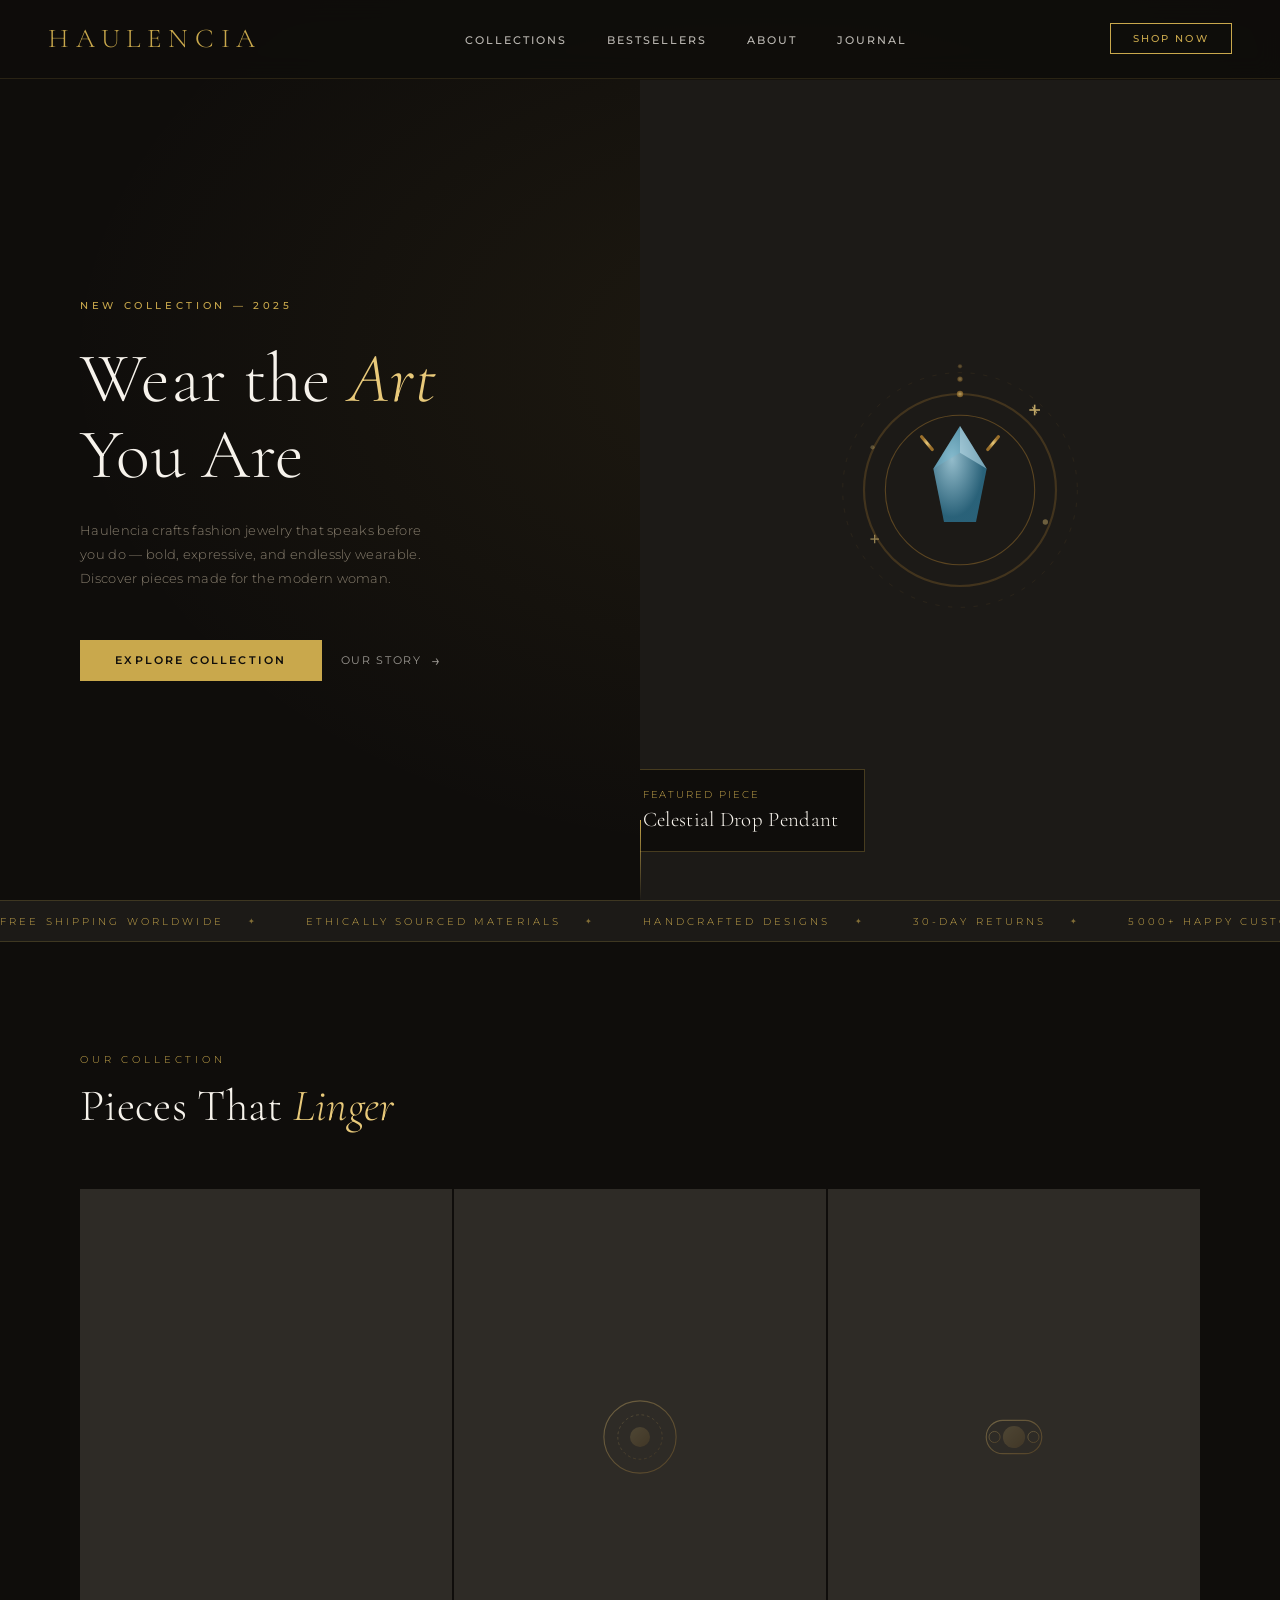
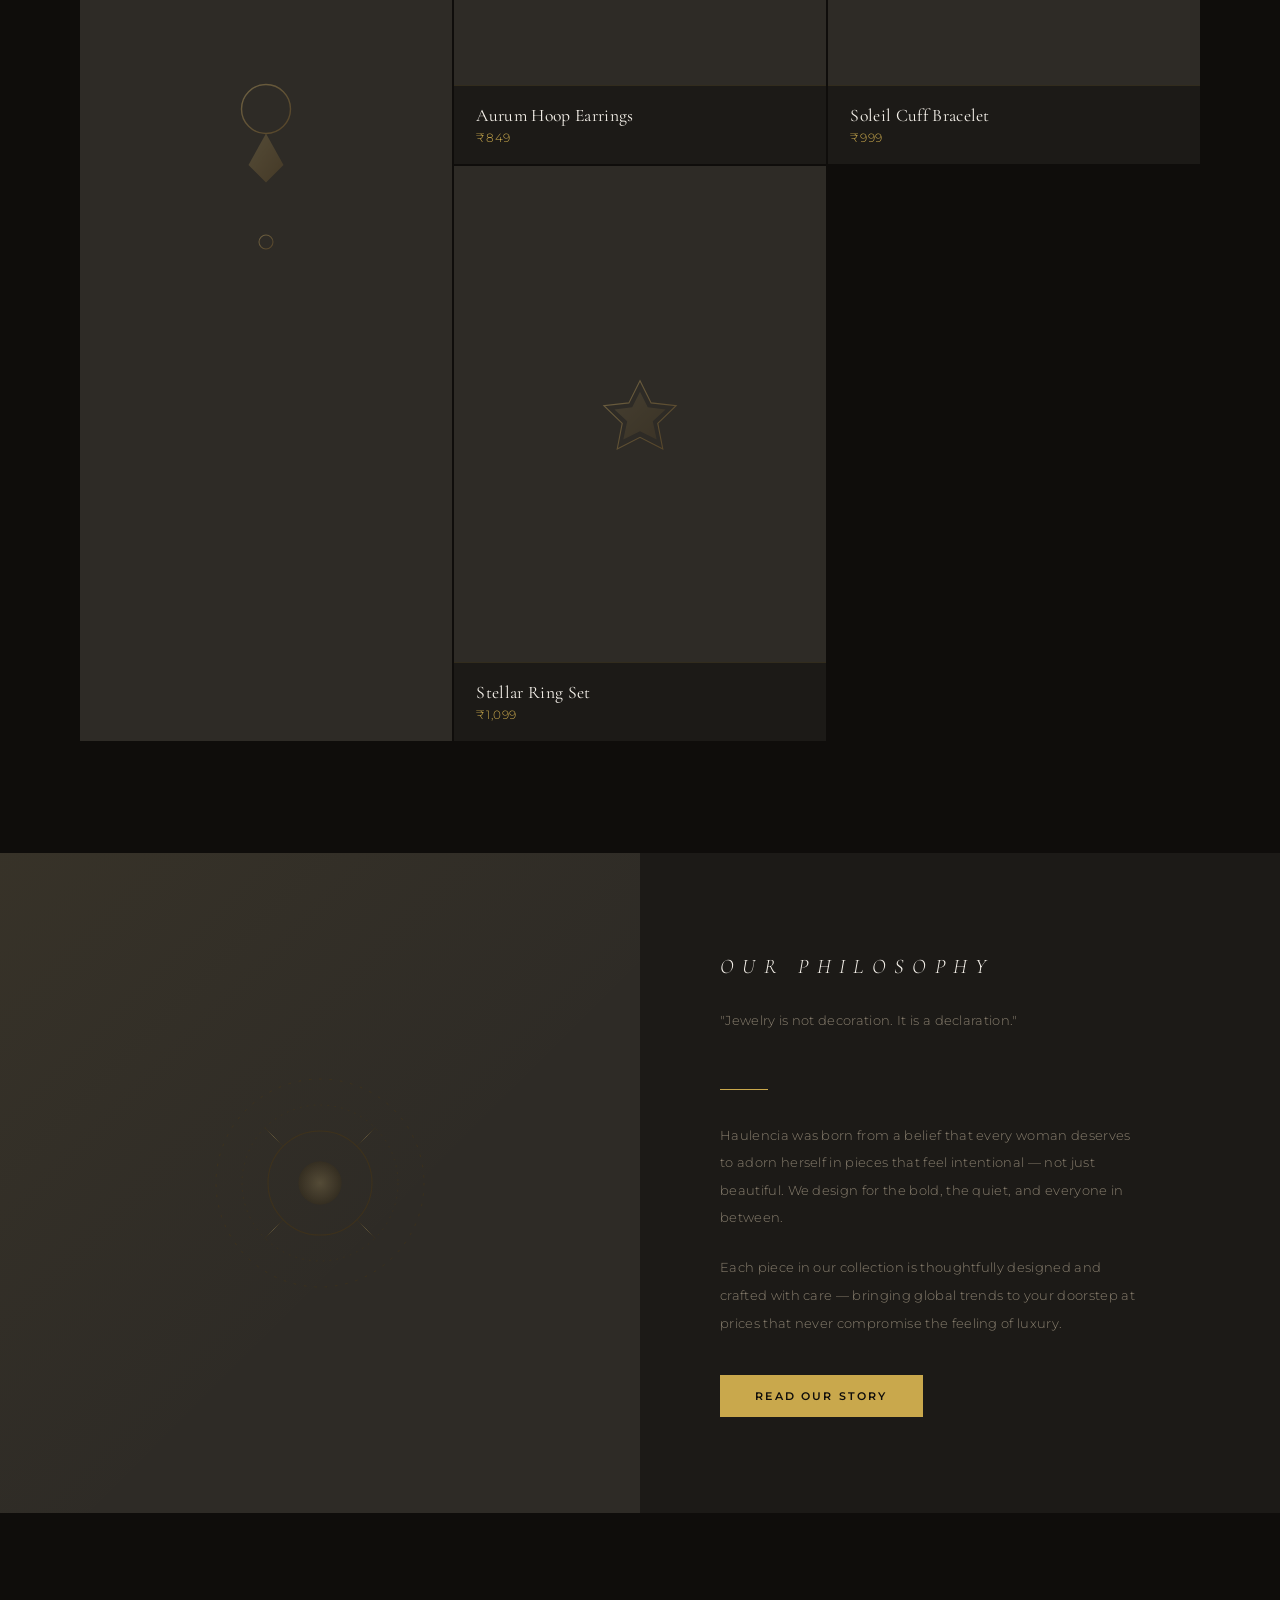
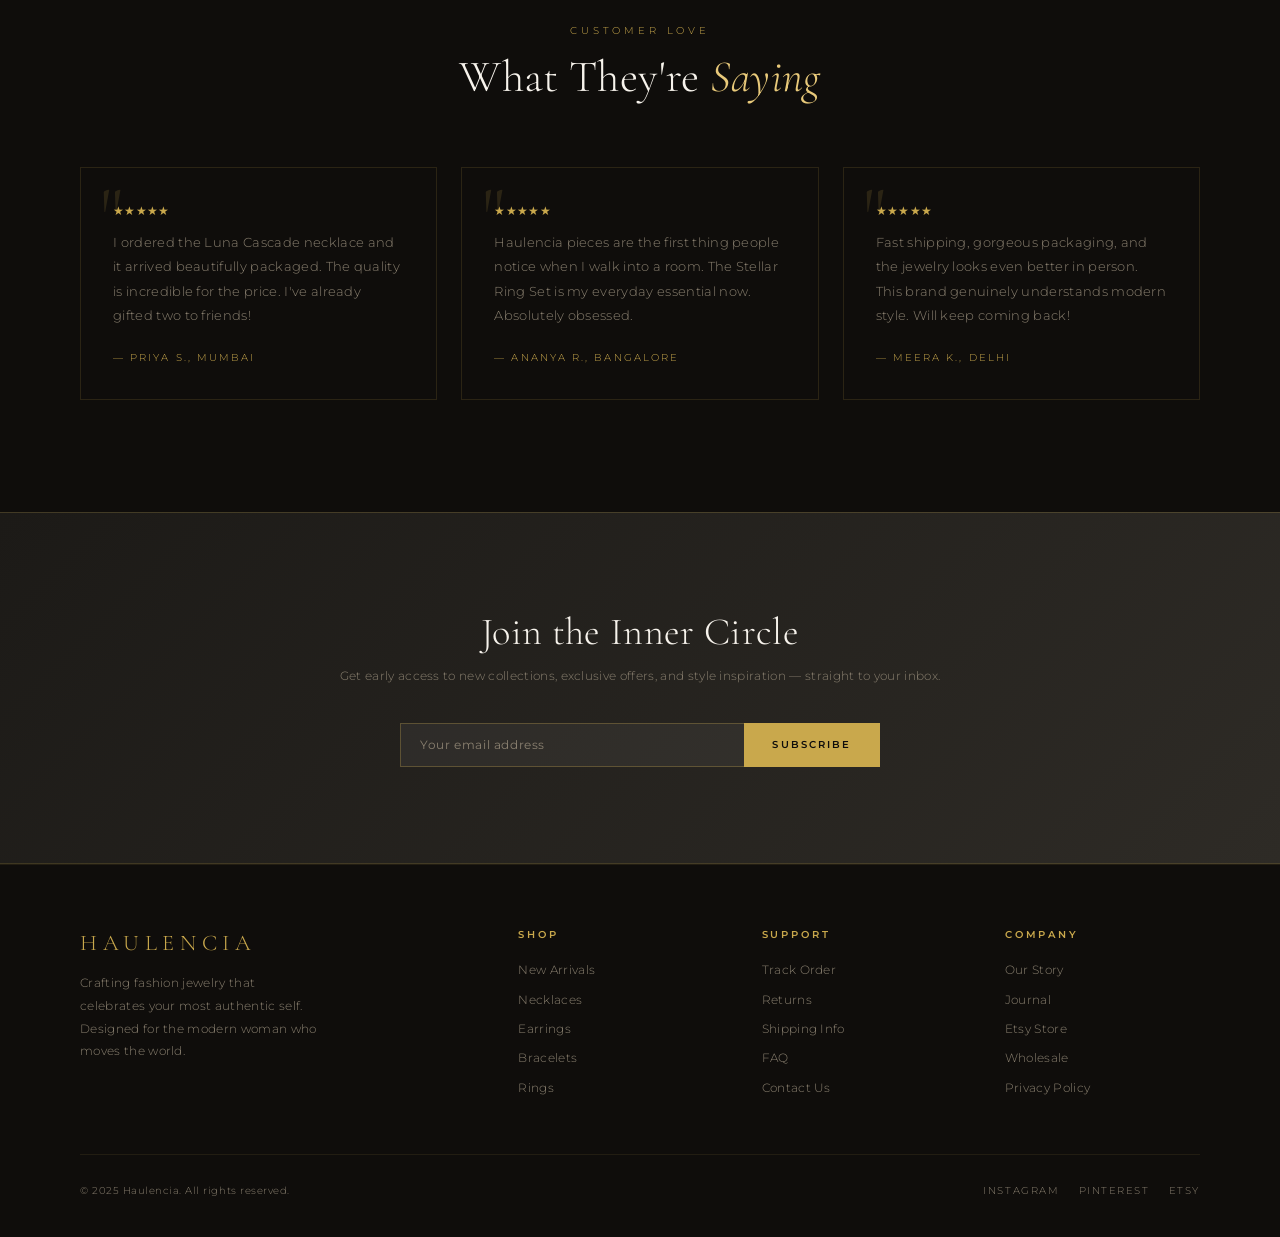
<file: index.html>
<!DOCTYPE html>
<html lang="en">
<head>
  <meta charset="UTF-8" />
  <meta name="viewport" content="width=device-width, initial-scale=1.0" />
  <title>Haulencia — Fashion Jewelry</title>
  <link rel="preconnect" href="https://fonts.googleapis.com" />
  <link href="https://fonts.googleapis.com/css2?family=Cormorant+Garamond:ital,wght@0,300;0,400;0,600;1,300;1,400&family=Montserrat:wght@300;400;500;600&display=swap" rel="stylesheet" />
  <link rel="stylesheet" href="style.css" />
</head>
<body>

<!-- ─── NAV ──────────────────────────────────────── -->
<nav>
  <span class="nav-logo">Haulencia</span>
  <ul class="nav-links">
    <li><a href="#collections">Collections</a></li>
    <li><a href="#bestsellers">Bestsellers</a></li>
    <li><a href="#story">About</a></li>
    <li><a href="#newsletter">Journal</a></li>
  </ul>
  <button class="nav-cta">Shop Now</button>
</nav>

<!-- ─── HERO ─────────────────────────────────────── -->
<section class="hero">
  <div class="hero-text">
    <p class="hero-eyebrow">New Collection — 2025</p>
    <h1 class="hero-title">Wear the <em>Art</em><br>You Are</h1>
    <p class="hero-subtitle">Haulencia crafts fashion jewelry that speaks before you do — bold, expressive, and endlessly wearable. Discover pieces made for the modern woman.</p>
    <div class="hero-actions">
      <button class="btn-primary">Explore Collection</button>
      <button class="btn-ghost">Our Story</button>
    </div>
  </div>
  <div class="hero-visual">
    <div class="hero-visual-inner">
      <div class="hero-ornament float">
        <svg viewBox="0 0 300 300" xmlns="http://www.w3.org/2000/svg">
          <defs>
            <radialGradient id="goldGrad" cx="50%" cy="50%" r="50%">
              <stop offset="0%" stop-color="#e8c97a"/>
              <stop offset="100%" stop-color="#9a6f2a"/>
            </radialGradient>
            <radialGradient id="gemGrad" cx="35%" cy="35%" r="60%">
              <stop offset="0%" stop-color="#a8d8ea"/>
              <stop offset="100%" stop-color="#2c6e8a"/>
            </radialGradient>
          </defs>
          <ellipse cx="150" cy="150" rx="90" ry="90" fill="none" stroke="url(#goldGrad)" stroke-width="2" opacity="0.3"/>
          <ellipse cx="150" cy="150" rx="70" ry="70" fill="none" stroke="url(#goldGrad)" stroke-width="1" opacity="0.5"/>
          <polygon points="150,90 175,130 165,180 135,180 125,130" fill="url(#gemGrad)" opacity="0.85"/>
          <polygon points="150,90 175,130 150,115" fill="#c8eaf5" opacity="0.5"/>
          <polygon points="150,90 125,130 150,115" fill="#6ab8d4" opacity="0.3"/>
          <line x1="150" y1="78" x2="150" y2="92" stroke="url(#goldGrad)" stroke-width="3" stroke-linecap="round"/>
          <line x1="186" y1="100" x2="176" y2="112" stroke="url(#goldGrad)" stroke-width="3" stroke-linecap="round"/>
          <line x1="114" y1="100" x2="124" y2="112" stroke="url(#goldGrad)" stroke-width="3" stroke-linecap="round"/>
          <circle cx="150" cy="60" r="3" fill="url(#goldGrad)" opacity="0.7"/>
          <circle cx="150" cy="46" r="2.5" fill="url(#goldGrad)" opacity="0.5"/>
          <circle cx="150" cy="34" r="2" fill="url(#goldGrad)" opacity="0.35"/>
          <circle cx="150" cy="150" r="110" fill="none" stroke="url(#goldGrad)" stroke-width="0.5" stroke-dasharray="4 8" opacity="0.2"/>
          <g opacity="0.8">
            <line x1="220" y1="80" x2="220" y2="70" stroke="#e8c97a" stroke-width="1.5"/>
            <line x1="215" y1="75" x2="225" y2="75" stroke="#e8c97a" stroke-width="1.5"/>
            <line x1="218" y1="72" x2="222" y2="78" stroke="#e8c97a" stroke-width="1"/>
          </g>
          <g opacity="0.6">
            <line x1="70" y1="200" x2="70" y2="192" stroke="#e8c97a" stroke-width="1.2"/>
            <line x1="66" y1="196" x2="74" y2="196" stroke="#e8c97a" stroke-width="1.2"/>
          </g>
          <circle cx="230" cy="180" r="2.5" fill="#e8c97a" opacity="0.4"/>
          <circle cx="68" cy="110" r="2" fill="#e8c97a" opacity="0.3"/>
        </svg>
      </div>
      <div class="hero-tag">
        <div class="hero-tag-label">Featured Piece</div>
        <div class="hero-tag-val">Celestial Drop Pendant</div>
      </div>
    </div>
  </div>
  <div class="scroll-line"></div>
</section>

<!-- ─── MARQUEE ───────────────────────────────────── -->
<div class="marquee-wrap">
  <div class="marquee-track">
    <span class="marquee-item">Free Shipping Worldwide</span>
    <span class="marquee-item">Ethically Sourced Materials</span>
    <span class="marquee-item">Handcrafted Designs</span>
    <span class="marquee-item">30-Day Returns</span>
    <span class="marquee-item">5000+ Happy Customers</span>
    <span class="marquee-item">New Arrivals Every Week</span>
    <span class="marquee-item">Free Shipping Worldwide</span>
    <span class="marquee-item">Ethically Sourced Materials</span>
    <span class="marquee-item">Handcrafted Designs</span>
    <span class="marquee-item">30-Day Returns</span>
    <span class="marquee-item">5000+ Happy Customers</span>
    <span class="marquee-item">New Arrivals Every Week</span>
  </div>
</div>

<!-- ─── PRODUCTS ──────────────────────────────────── -->
<section class="section" id="collections">
  <p class="section-label">Our Collection</p>
  <h2 class="section-title">Pieces That <em>Linger</em></h2>
  <div class="products-grid" id="bestsellers">

    <!-- Card 1 (large) -->
    <div class="product-card">
      <div class="product-img">
        <svg class="jewel-icon" viewBox="0 0 200 260" width="140" xmlns="http://www.w3.org/2000/svg">
          <defs><linearGradient id="g1" x1="0%" y1="0%" x2="100%" y2="100%"><stop offset="0%" stop-color="#e8c97a"/><stop offset="100%" stop-color="#9a6f2a"/></linearGradient></defs>
          <ellipse cx="100" cy="50" rx="35" ry="35" fill="none" stroke="url(#g1)" stroke-width="2"/>
          <polygon points="100,85 125,130 100,155 75,130" fill="url(#g1)" opacity="0.6"/>
          <line x1="100" y1="155" x2="100" y2="230" stroke="url(#g1)" stroke-width="1.5"/>
          <circle cx="100" cy="240" r="10" fill="none" stroke="url(#g1)" stroke-width="1.5"/>
        </svg>
        <div class="product-overlay"><button class="overlay-btn">Quick View</button></div>
      </div>
      <div class="product-info">
        <div class="product-name">Luna Cascade Necklace</div>
        <div class="product-price">₹1,299</div>
      </div>
    </div>

    <!-- Card 2 -->
    <div class="product-card">
      <div class="product-img">
        <svg class="jewel-icon" viewBox="0 0 180 180" width="100" xmlns="http://www.w3.org/2000/svg">
          <defs><linearGradient id="g2" x1="0%" y1="0%" x2="100%" y2="100%"><stop offset="0%" stop-color="#e8c97a"/><stop offset="100%" stop-color="#9a6f2a"/></linearGradient></defs>
          <circle cx="90" cy="90" r="65" fill="none" stroke="url(#g2)" stroke-width="2"/>
          <circle cx="90" cy="90" r="40" fill="none" stroke="url(#g2)" stroke-width="1" stroke-dasharray="5 5"/>
          <circle cx="90" cy="90" r="18" fill="url(#g2)" opacity="0.5"/>
        </svg>
        <div class="product-overlay"><button class="overlay-btn">Quick View</button></div>
      </div>
      <div class="product-info">
        <div class="product-name">Aurum Hoop Earrings</div>
        <div class="product-price">₹849</div>
      </div>
    </div>

    <!-- Card 3 -->
    <div class="product-card">
      <div class="product-img">
        <svg class="jewel-icon" viewBox="0 0 180 180" width="100" xmlns="http://www.w3.org/2000/svg">
          <defs><linearGradient id="g3" x1="0%" y1="0%" x2="100%" y2="100%"><stop offset="0%" stop-color="#e8c97a"/><stop offset="100%" stop-color="#9a6f2a"/></linearGradient></defs>
          <rect x="40" y="60" width="100" height="60" rx="30" fill="none" stroke="url(#g3)" stroke-width="2"/>
          <circle cx="90" cy="90" r="20" fill="url(#g3)" opacity="0.5"/>
          <circle cx="55" cy="90" r="10" fill="none" stroke="url(#g3)" stroke-width="1.5"/>
          <circle cx="125" cy="90" r="10" fill="none" stroke="url(#g3)" stroke-width="1.5"/>
        </svg>
        <div class="product-overlay"><button class="overlay-btn">Quick View</button></div>
      </div>
      <div class="product-info">
        <div class="product-name">Soleil Cuff Bracelet</div>
        <div class="product-price">₹999</div>
      </div>
    </div>

    <!-- Card 4 -->
    <div class="product-card">
      <div class="product-img">
        <svg class="jewel-icon" viewBox="0 0 180 180" width="100" xmlns="http://www.w3.org/2000/svg">
          <defs><linearGradient id="g4" x1="0%" y1="0%" x2="100%" y2="100%"><stop offset="0%" stop-color="#e8c97a"/><stop offset="100%" stop-color="#9a6f2a"/></linearGradient></defs>
          <polygon points="90,30 110,70 155,75 122,107 131,153 90,132 49,153 58,107 25,75 70,70" fill="none" stroke="url(#g4)" stroke-width="2"/>
          <polygon points="90,50 104,78 136,82 113,103 120,136 90,121 60,136 67,103 44,82 76,78" fill="url(#g4)" opacity="0.35"/>
        </svg>
        <div class="product-overlay"><button class="overlay-btn">Quick View</button></div>
      </div>
      <div class="product-info">
        <div class="product-name">Stellar Ring Set</div>
        <div class="product-price">₹1,099</div>
      </div>
    </div>

  </div>
</section>

<!-- ─── BRAND STORY ───────────────────────────────── -->
<section class="story" id="story">
  <div class="story-visual">
    <svg viewBox="0 0 300 300" width="260" xmlns="http://www.w3.org/2000/svg" style="opacity:0.5;">
      <defs>
        <radialGradient id="sg" cx="50%" cy="50%" r="50%"><stop offset="0%" stop-color="#e8c97a"/><stop offset="100%" stop-color="#4a3510"/></radialGradient>
      </defs>
      <circle cx="150" cy="150" r="120" fill="none" stroke="url(#sg)" stroke-width="1" stroke-dasharray="3 9"/>
      <circle cx="150" cy="150" r="90" fill="none" stroke="url(#sg)" stroke-width="0.8" stroke-dasharray="2 6"/>
      <circle cx="150" cy="150" r="60" fill="none" stroke="url(#sg)" stroke-width="1.2"/>
      <circle cx="150" cy="150" r="25" fill="url(#sg)" opacity="0.4"/>
      <g stroke="url(#sg)" stroke-width="1" opacity="0.6">
        <line x1="150" y1="60" x2="150" y2="90"/>
        <line x1="150" y1="210" x2="150" y2="240"/>
        <line x1="60" y1="150" x2="90" y2="150"/>
        <line x1="210" y1="150" x2="240" y2="150"/>
        <line x1="86" y1="86" x2="107" y2="107"/>
        <line x1="193" y1="193" x2="214" y2="214"/>
        <line x1="214" y1="86" x2="193" y2="107"/>
        <line x1="86" y1="214" x2="107" y2="193"/>
      </g>
    </svg>
  </div>
  <div class="story-text">
    <p class="section-label">Our Philosophy</p>
    <p>"Jewelry is not decoration. It is a declaration."</p>
    <div class="divider"></div>
    <p>Haulencia was born from a belief that every woman deserves to adorn herself in pieces that feel intentional — not just beautiful. We design for the bold, the quiet, and everyone in between.</p>
    <p>Each piece in our collection is thoughtfully designed and crafted with care — bringing global trends to your doorstep at prices that never compromise the feeling of luxury.</p>
    <button class="btn-primary" style="margin-top:1rem; width:fit-content;">Read Our Story</button>
  </div>
</section>

<!-- ─── TESTIMONIALS ──────────────────────────────── -->
<section class="section testimonials">
  <p class="section-label">Customer Love</p>
  <h2 class="section-title">What They're <em>Saying</em></h2>
  <div class="testi-grid">
    <div class="testi-card">
      <div class="stars">★★★★★</div>
      <p class="testi-text">I ordered the Luna Cascade necklace and it arrived beautifully packaged. The quality is incredible for the price. I've already gifted two to friends!</p>
      <div class="testi-author">— Priya S., Mumbai</div>
    </div>
    <div class="testi-card">
      <div class="stars">★★★★★</div>
      <p class="testi-text">Haulencia pieces are the first thing people notice when I walk into a room. The Stellar Ring Set is my everyday essential now. Absolutely obsessed.</p>
      <div class="testi-author">— Ananya R., Bangalore</div>
    </div>
    <div class="testi-card">
      <div class="stars">★★★★★</div>
      <p class="testi-text">Fast shipping, gorgeous packaging, and the jewelry looks even better in person. This brand genuinely understands modern style. Will keep coming back!</p>
      <div class="testi-author">— Meera K., Delhi</div>
    </div>
  </div>
</section>

<!-- ─── NEWSLETTER ────────────────────────────────── -->
<section class="newsletter" id="newsletter">
  <h2 class="newsletter-title">Join the Inner Circle</h2>
  <p class="newsletter-sub">Get early access to new collections, exclusive offers, and style inspiration — straight to your inbox.</p>
  <div class="newsletter-form">
    <input type="email" placeholder="Your email address" />
    <button>Subscribe</button>
  </div>
</section>

<!-- ─── FOOTER ────────────────────────────────────── -->
<footer>
  <div class="footer-grid">
    <div class="footer-brand">
      <span class="nav-logo">Haulencia</span>
      <p>Crafting fashion jewelry that celebrates your most authentic self. Designed for the modern woman who moves the world.</p>
    </div>
    <div class="footer-col">
      <h4>Shop</h4>
      <ul>
        <li><a href="#">New Arrivals</a></li>
        <li><a href="#">Necklaces</a></li>
        <li><a href="#">Earrings</a></li>
        <li><a href="#">Bracelets</a></li>
        <li><a href="#">Rings</a></li>
      </ul>
    </div>
    <div class="footer-col">
      <h4>Support</h4>
      <ul>
        <li><a href="#">Track Order</a></li>
        <li><a href="#">Returns</a></li>
        <li><a href="#">Shipping Info</a></li>
        <li><a href="#">FAQ</a></li>
        <li><a href="#">Contact Us</a></li>
      </ul>
    </div>
    <div class="footer-col">
      <h4>Company</h4>
      <ul>
        <li><a href="#">Our Story</a></li>
        <li><a href="#">Journal</a></li>
        <li><a href="#">Etsy Store</a></li>
        <li><a href="#">Wholesale</a></li>
        <li><a href="#">Privacy Policy</a></li>
      </ul>
    </div>
  </div>
  <div class="footer-bottom">
    <p>© 2025 Haulencia. All rights reserved.</p>
    <div class="social-links">
      <a href="#">Instagram</a>
      <a href="#">Pinterest</a>
      <a href="#">Etsy</a>
    </div>
  </div>
</footer>

<script src="main.js"></script>
</body>
</html>
</file>
<file: style.css>
:root {
  --gold: #c9a84c;
  --gold-light: #e8c97a;
  --gold-pale: #f5e6b8;
  --ink: #0f0d0b;
  --charcoal: #1c1a17;
  --warm-gray: #2e2b26;
  --off-white: #f7f3ec;
  --text-muted: #8a8070;
}

*, *::before, *::after { box-sizing: border-box; margin: 0; padding: 0; }

html { scroll-behavior: smooth; }

body {
  background: var(--ink);
  color: var(--off-white);
  font-family: 'Montserrat', sans-serif;
  font-weight: 300;
  letter-spacing: 0.02em;
  overflow-x: hidden;
}

/* ─── NAV ─────────────────────────────────────── */
nav {
  position: fixed; top: 0; left: 0; right: 0; z-index: 100;
  display: flex; align-items: center; justify-content: space-between;
  padding: 1.4rem 3rem;
  background: rgba(15,13,11,0.85);
  backdrop-filter: blur(12px);
  border-bottom: 1px solid rgba(201,168,76,0.15);
  animation: fadeDown 0.8s ease forwards;
}
.nav-logo {
  font-family: 'Cormorant Garamond', serif;
  font-size: 1.7rem;
  font-weight: 300;
  letter-spacing: 0.25em;
  color: var(--gold);
  text-transform: uppercase;
}
.nav-links { display: flex; gap: 2.5rem; list-style: none; }
.nav-links a {
  text-decoration: none; color: var(--off-white);
  font-size: 0.7rem; letter-spacing: 0.18em; text-transform: uppercase;
  font-weight: 500; opacity: 0.75;
  transition: opacity 0.25s, color 0.25s;
}
.nav-links a:hover { opacity: 1; color: var(--gold-light); }
.nav-cta {
  background: transparent;
  border: 1px solid var(--gold);
  color: var(--gold);
  padding: 0.5rem 1.4rem;
  font-size: 0.65rem; letter-spacing: 0.2em; text-transform: uppercase;
  cursor: pointer; font-family: 'Montserrat', sans-serif; font-weight: 500;
  transition: background 0.3s, color 0.3s;
}
.nav-cta:hover { background: var(--gold); color: var(--ink); }

/* ─── HERO ────────────────────────────────────── */
.hero {
  min-height: 100vh;
  display: grid; grid-template-columns: 1fr 1fr;
  position: relative; overflow: hidden;
  padding-top: 5rem;
}
.hero::before {
  content: '';
  position: absolute; inset: 0;
  background: radial-gradient(ellipse at 60% 40%, rgba(201,168,76,0.08) 0%, transparent 65%);
  pointer-events: none;
}
.hero-text {
  display: flex; flex-direction: column; justify-content: center;
  padding: 6rem 4rem 6rem 5rem;
  animation: fadeLeft 1s 0.3s ease both;
}
.hero-eyebrow {
  font-size: 0.65rem; letter-spacing: 0.35em; text-transform: uppercase;
  color: var(--gold); margin-bottom: 1.8rem; font-weight: 500;
}
.hero-title {
  font-family: 'Cormorant Garamond', serif;
  font-size: clamp(3.2rem, 5.5vw, 5.5rem);
  font-weight: 300; line-height: 1.08;
  color: var(--off-white);
  margin-bottom: 1.6rem;
}
.hero-title em { font-style: italic; color: var(--gold-light); }
.hero-subtitle {
  font-size: 0.8rem; line-height: 1.9;
  color: var(--text-muted); max-width: 360px;
  margin-bottom: 3rem;
}
.hero-actions { display: flex; gap: 1.2rem; align-items: center; }
.btn-primary {
  background: var(--gold);
  color: var(--ink);
  border: none; padding: 0.85rem 2.2rem;
  font-family: 'Montserrat', sans-serif;
  font-size: 0.68rem; font-weight: 600; letter-spacing: 0.2em; text-transform: uppercase;
  cursor: pointer; transition: background 0.3s, transform 0.2s;
}
.btn-primary:hover { background: var(--gold-light); transform: translateY(-1px); }
.btn-ghost {
  background: transparent; border: none;
  color: var(--off-white); font-family: 'Montserrat', sans-serif;
  font-size: 0.68rem; letter-spacing: 0.15em; text-transform: uppercase;
  cursor: pointer; opacity: 0.6;
  display: flex; align-items: center; gap: 0.6rem;
  transition: opacity 0.25s;
}
.btn-ghost::after { content: '→'; font-size: 1rem; }
.btn-ghost:hover { opacity: 1; }

.hero-visual {
  position: relative; overflow: hidden;
  animation: fadeRight 1s 0.4s ease both;
}
.hero-visual-inner {
  width: 100%; height: 100%;
  background: var(--charcoal);
  display: flex; align-items: center; justify-content: center;
  position: relative;
}
.hero-ornament {
  width: 320px; height: 320px; position: relative;
}
.hero-ornament svg { width: 100%; height: 100%; }
.hero-tag {
  position: absolute; bottom: 3rem; left: -1.5rem;
  background: var(--ink);
  border: 1px solid rgba(201,168,76,0.3);
  padding: 1.2rem 1.6rem;
  min-width: 200px;
}
.hero-tag-label { font-size: 0.6rem; letter-spacing: 0.2em; text-transform: uppercase; color: var(--gold); margin-bottom: 0.4rem; }
.hero-tag-val { font-family: 'Cormorant Garamond', serif; font-size: 1.3rem; color: var(--off-white); }
.scroll-line {
  position: absolute; bottom: 0; left: 50%;
  width: 1px; height: 80px;
  background: linear-gradient(to bottom, var(--gold), transparent);
  animation: pulse 2s infinite;
}

/* ─── MARQUEE ─────────────────────────────────── */
.marquee-wrap {
  border-top: 1px solid rgba(201,168,76,0.2);
  border-bottom: 1px solid rgba(201,168,76,0.2);
  overflow: hidden; padding: 0.85rem 0; background: var(--charcoal);
}
.marquee-track {
  display: flex; gap: 3rem; white-space: nowrap;
  animation: marqueeScroll 18s linear infinite;
}
.marquee-item {
  font-size: 0.65rem; letter-spacing: 0.3em; text-transform: uppercase;
  color: var(--gold); display: flex; align-items: center; gap: 1.5rem; flex-shrink: 0;
}
.marquee-item::after { content: '✦'; font-size: 0.5rem; opacity: 0.6; }

/* ─── SECTIONS ────────────────────────────────── */
.section { padding: 7rem 5rem; }
.section-label {
  font-size: 0.6rem; letter-spacing: 0.4em; text-transform: uppercase;
  color: var(--gold); margin-bottom: 1rem;
}
.section-title {
  font-family: 'Cormorant Garamond', serif;
  font-size: clamp(2.2rem, 3.5vw, 3.8rem); font-weight: 300;
  line-height: 1.15; margin-bottom: 3.5rem; color: var(--off-white);
}
.section-title em { font-style: italic; color: var(--gold-light); }

/* ─── PRODUCTS ────────────────────────────────── */
.products-grid {
  display: grid; grid-template-columns: repeat(3, 1fr); gap: 2px;
}
.product-card {
  background: var(--charcoal); position: relative; overflow: hidden;
  cursor: pointer;
}
.product-card:first-child { grid-row: span 2; }
.product-img {
  width: 100%; aspect-ratio: 3/4;
  background: var(--warm-gray);
  display: flex; align-items: center; justify-content: center;
  overflow: hidden; position: relative;
  transition: transform 0.5s ease;
}
.product-card:first-child .product-img { aspect-ratio: unset; height: 100%; }
.product-card:hover .product-img { transform: scale(1.04); }
.jewel-icon { opacity: 0.35; }
.product-info {
  padding: 1.2rem 1.4rem;
  border-top: 1px solid rgba(201,168,76,0.12);
}
.product-name {
  font-family: 'Cormorant Garamond', serif;
  font-size: 1.1rem; font-weight: 400; margin-bottom: 0.3rem;
}
.product-price { font-size: 0.72rem; color: var(--gold); letter-spacing: 0.05em; }
.product-overlay {
  position: absolute; inset: 0;
  background: rgba(15,13,11,0.7);
  display: flex; align-items: center; justify-content: center;
  opacity: 0; transition: opacity 0.35s;
}
.product-card:hover .product-overlay { opacity: 1; }
.overlay-btn {
  border: 1px solid var(--gold); color: var(--gold);
  background: transparent; padding: 0.7rem 1.8rem;
  font-size: 0.65rem; letter-spacing: 0.2em; text-transform: uppercase;
  cursor: pointer; font-family: 'Montserrat', sans-serif;
  transition: background 0.25s, color 0.25s;
}
.overlay-btn:hover { background: var(--gold); color: var(--ink); }

/* ─── BRAND STORY ─────────────────────────────── */
.story {
  background: var(--charcoal);
  display: grid; grid-template-columns: 1fr 1fr; gap: 0;
}
.story-visual {
  background: var(--warm-gray);
  display: flex; align-items: center; justify-content: center;
  min-height: 480px; position: relative; overflow: hidden;
}
.story-visual::after {
  content: '';
  position: absolute; inset: 0;
  background: linear-gradient(135deg, rgba(201,168,76,0.06) 0%, transparent 60%);
}
.story-text {
  padding: 6rem 5rem; display: flex; flex-direction: column; justify-content: center;
}
.story-text p {
  font-size: 0.82rem; line-height: 2.1; color: var(--text-muted);
  margin-bottom: 1.4rem; max-width: 420px;
}
.story-text p:first-of-type {
  font-family: 'Cormorant Garamond', serif; font-size: 1.3rem;
  font-style: italic; color: var(--off-white); line-height: 1.7;
}
.divider {
  width: 48px; height: 1px; background: var(--gold);
  margin: 2rem 0;
}

/* ─── TESTIMONIALS ────────────────────────────── */
.testimonials { text-align: center; }
.testi-grid { display: grid; grid-template-columns: repeat(3, 1fr); gap: 1.5rem; margin-top: 4rem; }
.testi-card {
  border: 1px solid rgba(201,168,76,0.15);
  padding: 2.2rem 2rem; text-align: left; position: relative;
}
.testi-card::before {
  content: '"';
  font-family: 'Cormorant Garamond', serif; font-size: 5rem;
  color: var(--gold); opacity: 0.15;
  position: absolute; top: 0.5rem; left: 1.2rem;
  line-height: 1;
}
.testi-text { font-size: 0.8rem; line-height: 1.9; color: var(--text-muted); margin-bottom: 1.4rem; }
.testi-author { font-size: 0.65rem; letter-spacing: 0.2em; text-transform: uppercase; color: var(--gold); }
.stars { color: var(--gold); font-size: 0.75rem; margin-bottom: 0.8rem; }

/* ─── NEWSLETTER ──────────────────────────────── */
.newsletter {
  background: linear-gradient(135deg, var(--charcoal) 0%, var(--warm-gray) 100%);
  border-top: 1px solid rgba(201,168,76,0.2);
  border-bottom: 1px solid rgba(201,168,76,0.2);
  text-align: center; padding: 6rem 5rem;
}
.newsletter-title {
  font-family: 'Cormorant Garamond', serif;
  font-size: clamp(2rem, 3vw, 3rem); font-weight: 300;
  margin-bottom: 0.8rem; color: var(--off-white);
}
.newsletter-sub { font-size: 0.78rem; color: var(--text-muted); margin-bottom: 2.5rem; }
.newsletter-form { display: flex; gap: 0; max-width: 480px; margin: 0 auto; }
.newsletter-form input {
  flex: 1; background: rgba(255,255,255,0.05);
  border: 1px solid rgba(201,168,76,0.3); border-right: none;
  color: var(--off-white); padding: 0.85rem 1.2rem;
  font-family: 'Montserrat', sans-serif; font-size: 0.75rem; letter-spacing: 0.05em;
  outline: none;
}
.newsletter-form input::placeholder { color: var(--text-muted); }
.newsletter-form button {
  background: var(--gold); color: var(--ink);
  border: none; padding: 0.85rem 1.8rem;
  font-family: 'Montserrat', sans-serif;
  font-size: 0.65rem; font-weight: 600; letter-spacing: 0.2em; text-transform: uppercase;
  cursor: pointer; transition: background 0.3s;
}
.newsletter-form button:hover { background: var(--gold-light); }

/* ─── TOAST ───────────────────────────────────── */
.toast {
  position: fixed; bottom: 2rem; right: 2rem; z-index: 999;
  background: var(--charcoal);
  border: 1px solid var(--gold);
  color: var(--off-white);
  padding: 1rem 1.6rem;
  font-size: 0.75rem; letter-spacing: 0.05em;
  opacity: 0; transform: translateY(10px);
  transition: opacity 0.3s, transform 0.3s;
  pointer-events: none;
}
.toast.show { opacity: 1; transform: translateY(0); }

/* ─── FOOTER ──────────────────────────────────── */
footer {
  padding: 4rem 5rem 2.5rem;
  background: var(--ink);
  border-top: 1px solid rgba(201,168,76,0.1);
}
.footer-grid { display: grid; grid-template-columns: 2fr 1fr 1fr 1fr; gap: 3rem; margin-bottom: 3rem; }
.footer-brand .nav-logo { display: block; margin-bottom: 1rem; font-size: 1.4rem; }
.footer-brand p { font-size: 0.75rem; line-height: 1.9; color: var(--text-muted); max-width: 240px; }
.footer-col h4 { font-size: 0.6rem; letter-spacing: 0.3em; text-transform: uppercase; color: var(--gold); margin-bottom: 1.2rem; font-weight: 600; }
.footer-col ul { list-style: none; }
.footer-col li { margin-bottom: 0.65rem; }
.footer-col a { text-decoration: none; color: var(--text-muted); font-size: 0.75rem; transition: color 0.25s; }
.footer-col a:hover { color: var(--gold-light); }
.footer-bottom {
  border-top: 1px solid rgba(201,168,76,0.1);
  padding-top: 1.8rem;
  display: flex; justify-content: space-between; align-items: center;
}
.footer-bottom p { font-size: 0.65rem; color: var(--text-muted); letter-spacing: 0.05em; }
.social-links { display: flex; gap: 1.2rem; }
.social-links a { color: var(--text-muted); font-size: 0.65rem; letter-spacing: 0.15em; text-transform: uppercase; text-decoration: none; transition: color 0.25s; }
.social-links a:hover { color: var(--gold); }

/* ─── KEYFRAMES ───────────────────────────────── */
@keyframes fadeDown { from { opacity: 0; transform: translateY(-12px); } to { opacity: 1; transform: translateY(0); } }
@keyframes fadeLeft { from { opacity: 0; transform: translateX(-30px); } to { opacity: 1; transform: translateX(0); } }
@keyframes fadeRight { from { opacity: 0; transform: translateX(30px); } to { opacity: 1; transform: translateX(0); } }
@keyframes pulse { 0%, 100% { opacity: 0.4; } 50% { opacity: 1; } }
@keyframes marqueeScroll { from { transform: translateX(0); } to { transform: translateX(-50%); } }
@keyframes float { 0%, 100% { transform: translateY(0); } 50% { transform: translateY(-12px); } }

.float { animation: float 5s ease-in-out infinite; }

/* ─── RESPONSIVE ──────────────────────────────── */
@media (max-width: 900px) {
  .hero, .story { grid-template-columns: 1fr; }
  .hero-visual { min-height: 50vh; }
  .products-grid { grid-template-columns: 1fr 1fr; }
  .product-card:first-child { grid-row: auto; }
  .testi-grid { grid-template-columns: 1fr; }
  .footer-grid { grid-template-columns: 1fr 1fr; }
  .section, .newsletter { padding: 5rem 2rem; }
  nav { padding: 1rem 1.5rem; }
  .nav-links { display: none; }
  .hero-text { padding: 4rem 2rem; }
}
</file>
